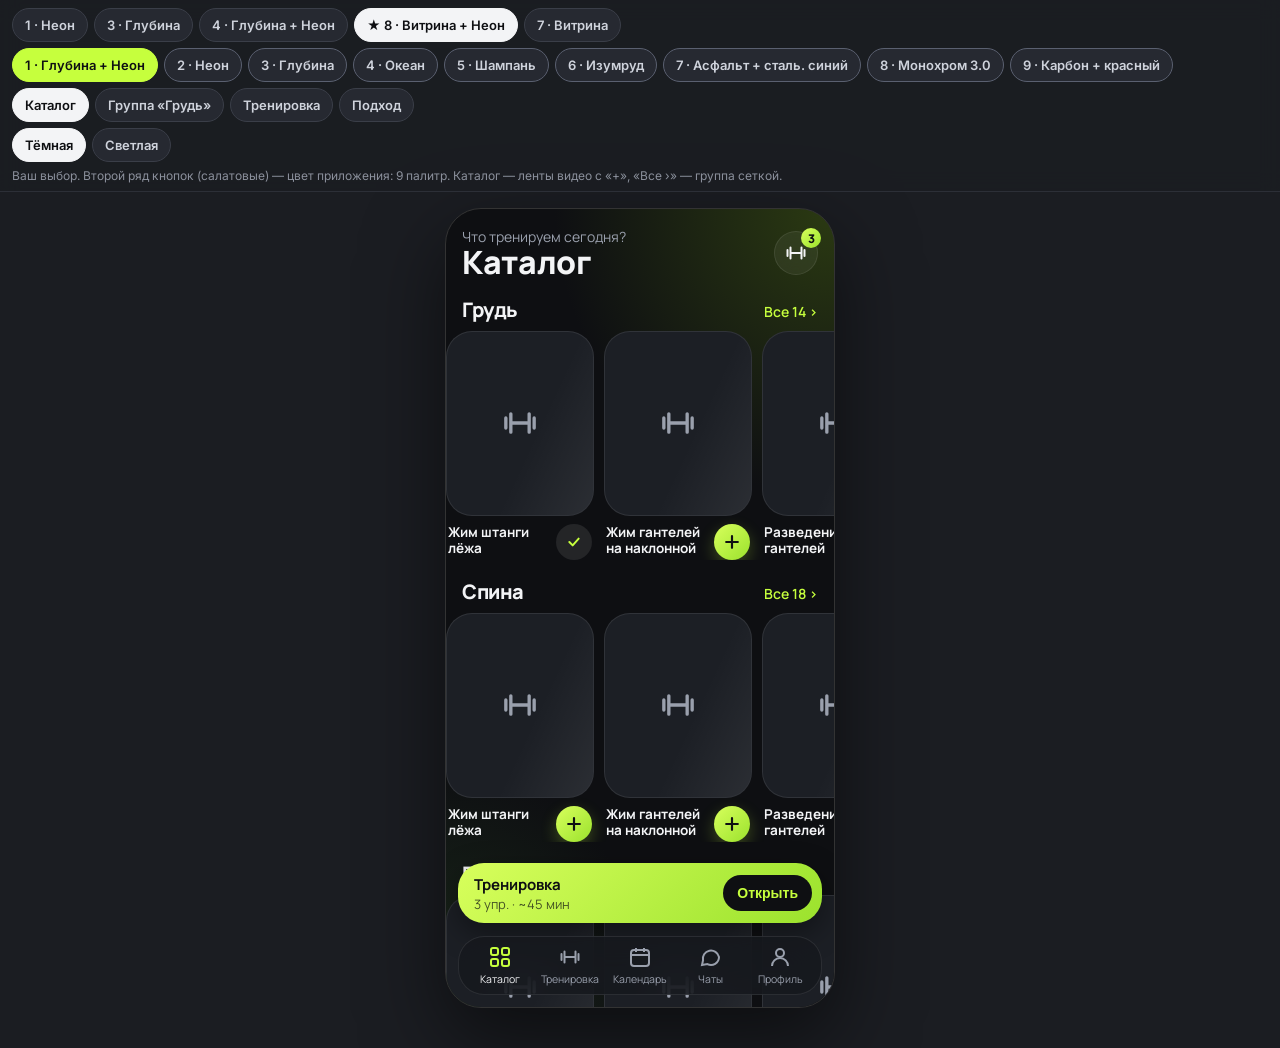
<file: design/index.html>
<!doctype html>
<html lang="ru">
<head>
<meta charset="utf-8">
<meta name="viewport" content="width=device-width, initial-scale=1, viewport-fit=cover">
<title>FitApp — варианты дизайна</title>
<meta name="robots" content="noindex">
<link rel="icon" href="../icons/favicon-32.png">
<link rel="preconnect" href="https://fonts.googleapis.com">
<link rel="preconnect" href="https://fonts.gstatic.com" crossorigin>
<link href="https://fonts.googleapis.com/css2?family=Inter:wght@400;600;800&family=Manrope:wght@400;600;800&display=swap" rel="stylesheet">
<style>
/* ───────── Варианты: токены цветов, шрифты, скругления ───────── */
.v1 { --font: 'Inter', system-ui, sans-serif; --head: 'Inter', system-ui, sans-serif; --head-tt: none; --head-ls: -0.02em; --r: 20px; --r-sm: 14px; --btn-r: 999px; }
.v1.dark  { --bg:#0e0f12; --surface:#181a1f; --surface2:#22252c; --text:#f3f4f6; --muted:#9aa0ad; --border:#2a2d35; --accent:#c6ff3d; --on-accent:#0e0f12; --accent-text:#c6ff3d; --media:#23262d; }
.v1.light { --bg:#f5f6f8; --surface:#ffffff; --surface2:#eef0f3; --text:#0e0f12; --muted:#5d6270; --border:#e3e5ea; --accent:#c6ff3d; --on-accent:#0e0f12; --accent-text:#4f7a00; --media:#e7e9ee; }


.v3 { --font: 'Manrope', system-ui, sans-serif; --head: 'Manrope', system-ui, sans-serif; --head-tt: none; --head-ls: -0.01em; --r: 26px; --r-sm: 18px; --btn-r: 999px; }
.v3.dark  { --bg:#0a0f1e; --surface:rgba(255,255,255,.06); --surface2:rgba(255,255,255,.1); --text:#eef1ff; --muted:#93a0c4; --border:rgba(255,255,255,.1); --accent:linear-gradient(135deg,#7c5cff,#3fa9ff); --accent-solid:#6f7bff; --on-accent:#ffffff; --accent-text:#9db4ff; --media:#151c33; }
.v3.light { --bg:#eef1f8; --surface:rgba(255,255,255,.85); --surface2:#e3e8f4; --text:#111733; --muted:#5d6788; --border:#dde3f0; --accent:linear-gradient(135deg,#7c5cff,#3fa9ff); --accent-solid:#5b62f0; --on-accent:#ffffff; --accent-text:#4b52e0; --media:#dde3f2; }
.v1 { --accent-solid: var(--accent); }
/* Вариант 4 = форма 3-го (стекло, мягкие формы, меню-«таблетка») + цвета 1-го (графит и салатовый). */
.v4.dark  { --bg:#0e0f12; --surface:rgba(255,255,255,.055); --surface2:rgba(255,255,255,.09); --text:#f3f4f6; --muted:#9aa0ad; --border:rgba(255,255,255,.09); --accent:linear-gradient(135deg,#d8ff5c,#9be22d); --accent-solid:#c6ff3d; --on-accent:#0e0f12; --accent-text:#c6ff3d; --media:#1c1f25; --glow:#c6ff3d40; }
.v4.light { --bg:#f5f6f8; --surface:rgba(255,255,255,.88); --surface2:#e9ecf0; --text:#0e0f12; --muted:#5d6270; --border:#e3e5ea; --accent:linear-gradient(135deg,#d8ff5c,#9be22d); --accent-solid:#b5f02a; --on-accent:#0e0f12; --accent-text:#4f7a00; --media:#e4e7ec; --glow:#9be22d55; }

/* ───────── Вторая тройка ───────── */
/* 7 · Витрина: как приложение с фильмами — чёрный, крупные видео, каталог лентами, красно-оранжевый градиент. */
.v7 { --font: 'Inter', system-ui, sans-serif; --head: 'Inter', system-ui, sans-serif; --head-tt: none; --head-ls: -0.03em; --r: 14px; --r-sm: 12px; --btn-r: 999px; }
.v7.dark  { --bg:#000000; --surface:#141414; --surface2:#1f1f1f; --text:#ffffff; --muted:#8e8e93; --border:#262626; --accent:linear-gradient(135deg,#ff375f,#ff9f0a); --accent-solid:#ff375f; --on-accent:#ffffff; --accent-text:#ff5c7a; --media:#1c1c1e; }
.v7.light { --bg:#ffffff; --surface:#f4f4f6; --surface2:#ebebef; --text:#000000; --muted:#6e6e73; --border:#e2e2e6; --accent:linear-gradient(135deg,#ff375f,#ff9f0a); --accent-solid:#ff375f; --on-accent:#ffffff; --accent-text:#e0244a; --media:#e9e9ee; }

/* ───────── Страница с переключателями ───────── */
* { box-sizing: border-box; -webkit-tap-highlight-color: transparent; }
html, body { margin: 0; background: #1b1d22; color: #f3f4f6; font-family: 'Inter', system-ui, sans-serif; }
.panel { position: sticky; top: 0; z-index: 50; background: #1b1d22ee; backdrop-filter: blur(10px); padding: calc(env(safe-area-inset-top) + 8px) 12px 8px; display: flex; flex-direction: column; gap: 6px; border-bottom: 1px solid #2c2f37; }
.row { display: flex; gap: 6px; overflow-x: auto; scrollbar-width: none; }
.row::-webkit-scrollbar { display: none; }
.chip { flex: 0 0 auto; border: 1px solid #3a3e48; background: #262931; color: #cfd3dc; border-radius: 999px; padding: 8px 12px; font: 600 13px 'Inter', sans-serif; cursor: pointer; }
.chip.on { background: #f3f4f6; color: #0e0f12; border-color: #f3f4f6; }
.chip.pal { border-color: #5a6070; }
.chip.pal.on { background: #c6ff3d; color: #0e0f12; border-color: #c6ff3d; }
.hint { font-size: 12px; color: #8b909c; margin: 0; }
.stage { display: flex; justify-content: center; padding: 16px 0 40px; }
@media (max-width: 500px) { .stage { padding: 0; } }

/* ───────── «Телефон» ───────── */
.phone { position: relative; width: 390px; height: 800px; max-width: 100%; overflow: hidden; border-radius: 36px; border: 1px solid #333; background: var(--bg); color: var(--text); font-family: var(--font); box-shadow: 0 30px 80px #0008; }
@media (max-width: 500px) { .phone { width: 100%; height: calc(100dvh - var(--ph, 128px)); border-radius: 0; border: 0; box-shadow: none; } }
.v3.dark.phone { background: radial-gradient(120% 60% at 100% 0%, #2a1f6b 0%, transparent 60%), radial-gradient(90% 50% at 0% 100%, #0d3a66 0%, transparent 60%), #0a0f1e; }
.v3.light.phone { background: radial-gradient(120% 60% at 100% 0%, #e2dcff 0%, transparent 60%), radial-gradient(90% 50% at 0% 100%, #d6ecff 0%, transparent 60%), #eef1f8; }
.v4.dark.phone { background: radial-gradient(120% 60% at 100% 0%, #2b3a12 0%, transparent 60%), radial-gradient(90% 50% at 0% 100%, #1b2a1a 0%, transparent 60%), #0e0f12; }
.v4.light.phone { background: radial-gradient(120% 60% at 100% 0%, #ecffc2 0%, transparent 60%), radial-gradient(90% 50% at 0% 100%, #e3f6d6 0%, transparent 60%), #f5f6f8; }
.scroll { position: absolute; inset: 0; overflow-y: auto; padding: 18px 16px 110px; scrollbar-width: none; }
.scroll::-webkit-scrollbar { display: none; }

h1 { font-family: var(--head); text-transform: var(--head-tt); letter-spacing: var(--head-ls); font-size: 32px; font-weight: 800; margin: 0; line-height: 1.05; }
h2 { font-family: var(--head); text-transform: var(--head-tt); letter-spacing: var(--head-ls); font-size: 19px; font-weight: 800; margin: 0; }
.muted { color: var(--muted); }
.topbar { display: flex; align-items: center; gap: 10px; margin-bottom: 16px; }
.topbar .grow { flex: 1; min-width: 0; }
.iconbtn { position: relative; width: 44px; height: 44px; display: grid; place-items: center; border-radius: var(--btn-r); background: var(--surface); border: 1px solid var(--border); color: var(--text); cursor: pointer; }
.v3 .iconbtn { backdrop-filter: blur(16px); }
.badge { position: absolute; top: -4px; right: -4px; min-width: 20px; height: 20px; padding: 0 5px; border-radius: 999px; background: var(--accent); color: var(--on-accent); font: 800 12px var(--font); display: grid; place-items: center; transition: transform .25s; }
.badge.pop { transform: scale(1.35); }
svg { display: block; }

/* ───────── Каталог: группы ───────── */
.groups { display: grid; grid-template-columns: 1fr 1fr; gap: 10px; }
.group { position: relative; min-height: 112px; padding: 14px; border-radius: var(--r); background: var(--surface); border: 1px solid var(--border); display: flex; flex-direction: column; justify-content: space-between; overflow: hidden; cursor: pointer; }
.group .gname { font-family: var(--head); text-transform: var(--head-tt); font-weight: 800; font-size: 18px; letter-spacing: var(--head-ls); }
.group .gcount { font-size: 13px; color: var(--muted); }
.group .gicon { position: absolute; right: -10px; bottom: -14px; opacity: .14; color: var(--text); }
.v1 .group:first-child { grid-column: span 2; min-height: 140px; background: var(--accent); color: var(--on-accent); border: 0; }
.v1 .group:first-child .gcount { color: var(--on-accent); opacity: .7; }
.v1 .group:first-child .gicon { opacity: .25; color: var(--on-accent); }
.v3 .group { backdrop-filter: blur(18px); min-height: 124px; }
.v3 .group .gdot { width: 42px; height: 42px; border-radius: 14px; background: var(--accent); display: grid; place-items: center; color: #fff; box-shadow: 0 8px 24px #6f7bff55; }
.v3 .group .gicon { display: none; }

/* ───────── Экран группы: карточки упражнений ───────── */
.cards { display: grid; grid-template-columns: 1fr 1fr; gap: 10px; }
.card { position: relative; border-radius: var(--r); background: var(--surface); border: 1px solid var(--border); overflow: hidden; display: flex; flex-direction: column; }
.v3 .card { backdrop-filter: blur(18px); }
.media { position: relative; aspect-ratio: 4 / 5; background: var(--media); overflow: hidden; }
.media .lift { position: absolute; inset: 0; display: grid; place-items: center; color: var(--muted); }
.media .lift svg { animation: lift 1.6s ease-in-out infinite; }
.paused .media .lift svg { animation-play-state: paused; }
@keyframes lift { 0%,100% { transform: translateY(18px); } 50% { transform: translateY(-18px); } }
.media .shine { position: absolute; inset: 0; background: linear-gradient(115deg, transparent 30%, #ffffff10 50%, transparent 70%); background-size: 250% 100%; animation: shine 3s linear infinite; }
.paused .media .shine { animation-play-state: paused; }
@keyframes shine { from { background-position: 150% 0; } to { background-position: -100% 0; } }
.media .tag { position: absolute; left: 8px; bottom: 8px; font-size: 10px; color: var(--muted); background: var(--bg); padding: 2px 6px; border-radius: 6px; opacity: .8; }
.pause { position: absolute; top: 8px; right: 8px; width: 32px; height: 32px; border-radius: 999px; display: grid; place-items: center; background: #0008; color: #fff; border: 0; cursor: pointer; backdrop-filter: blur(6px); }
.cinfo { padding: 10px 10px 12px; display: flex; flex-direction: column; gap: 8px; flex: 1; }
.cname { font-weight: 700; font-size: 14px; line-height: 1.25; }
.cactions { display: flex; align-items: center; gap: 4px; margin-top: auto; }
.mini { width: 32px; height: 32px; display: grid; place-items: center; border-radius: 999px; color: var(--muted); background: transparent; border: 0; cursor: pointer; }
.plus { margin-left: auto; width: 40px; height: 40px; border-radius: var(--btn-r); background: var(--accent); color: var(--on-accent); border: 0; display: grid; place-items: center; cursor: pointer; transition: transform .15s; }
.plus:active { transform: scale(.9); }
.plus.added { background: var(--surface2); color: var(--accent-text); }
.v3 .plus { box-shadow: 0 8px 20px #6f7bff55; }
/* V2: название поверх видео */

.flybox { position: absolute; z-index: 30; width: 16px; height: 16px; border-radius: 999px; background: var(--accent-solid); pointer-events: none; transition: transform .55s cubic-bezier(.5,-0.3,.7,1), opacity .55s; }

/* Плавающая полоска «Тренировка» */
.cartbar { position: absolute; left: 12px; right: 12px; bottom: 84px; z-index: 20; display: flex; align-items: center; gap: 10px; padding: 10px 10px 10px 16px; border-radius: var(--r); background: var(--text); color: var(--bg); box-shadow: 0 10px 30px #0006; }
.v3 .cartbar { background: var(--accent); color: #fff; }
.cartbar b { font-size: 15px; }
.cartbar .go { margin-left: auto; padding: 10px 14px; border-radius: var(--btn-r); background: var(--accent); color: var(--on-accent); font-weight: 800; font-size: 14px; border: 0; }
.v3 .cartbar .go { background: #fff; color: #3d3fb8; }

/* ───────── Корзина / тренировка ───────── */
.list { display: flex; flex-direction: column; gap: 8px; }
.item { display: flex; align-items: center; gap: 10px; padding: 8px; border-radius: var(--r-sm); background: var(--surface); border: 1px solid var(--border); }
.v3 .item { backdrop-filter: blur(18px); }
.thumb { width: 54px; height: 54px; border-radius: calc(var(--r-sm) - 4px); background: var(--media); display: grid; place-items: center; color: var(--muted); flex: 0 0 auto; }
.item .meta { flex: 1; min-width: 0; }
.item .t { font-weight: 700; font-size: 15px; }
.item .s { font-size: 13px; color: var(--muted); }
.drag { color: var(--muted); padding: 4px; cursor: grab; }
.box { padding: 14px; border-radius: var(--r); background: var(--surface); border: 1px solid var(--border); display: flex; flex-direction: column; gap: 10px; }
.v3 .box { backdrop-filter: blur(18px); }
.seg { display: grid; grid-template-columns: repeat(3, 1fr); gap: 4px; padding: 4px; border-radius: calc(var(--r-sm) + 2px); background: var(--surface2); }
.seg span { text-align: center; padding: 9px 4px; border-radius: var(--r-sm); font-size: 13px; font-weight: 600; color: var(--muted); cursor: pointer; }
.seg span.on { background: var(--bg); color: var(--text); box-shadow: 0 1px 3px #0003; }
.v3 .seg span.on { background: var(--accent); color: #fff; }
.btn { display: flex; align-items: center; justify-content: center; gap: 8px; min-height: 54px; border-radius: var(--btn-r); background: var(--accent); color: var(--on-accent); font: 800 17px var(--font); border: 0; width: 100%; cursor: pointer; }
.v3 .btn { box-shadow: 0 12px 30px #6f7bff55; }
.btn.ghost { background: var(--surface); color: var(--text); border: 1px solid var(--border); font-size: 15px; min-height: 48px; }
.two { display: grid; grid-template-columns: 1fr 1fr; gap: 8px; }

/* ───────── Выполнение ───────── */
.ex-hero { position: relative; border-radius: var(--r); overflow: hidden; background: var(--media); aspect-ratio: 16 / 10; }
.ex-hero .lift { position: absolute; inset: 0; display: grid; place-items: center; color: var(--muted); }
.ex-hero .lift svg { animation: lift 1.6s ease-in-out infinite; }
.progress { display: flex; gap: 4px; }
.progress i { flex: 1; height: 4px; border-radius: 4px; background: var(--surface2); }
.progress i.on { background: var(--accent); }
.sets { display: flex; flex-direction: column; gap: 6px; }
.set { display: grid; grid-template-columns: 28px 1fr 1fr 52px; align-items: center; gap: 8px; padding: 6px 6px 6px 10px; border-radius: var(--r-sm); background: var(--surface); border: 1px solid var(--border); }
.set .n { font-weight: 800; color: var(--muted); }
.set .val { text-align: center; padding: 10px 4px; border-radius: calc(var(--r-sm) - 4px); background: var(--surface2); font-weight: 800; font-size: 17px; }
.set .val small { display: block; font-size: 10px; font-weight: 600; color: var(--muted); }
.check { width: 44px; height: 44px; border-radius: var(--btn-r); border: 2px solid var(--border); display: grid; place-items: center; color: transparent; cursor: pointer; background: transparent; }
.set.done { opacity: .75; }
.set.done .check { background: var(--accent); border-color: transparent; color: var(--on-accent); }
.rest { display: flex; align-items: center; gap: 14px; padding: 14px; border-radius: var(--r); background: var(--text); color: var(--bg); }
.v3 .rest { background: var(--accent); color: #fff; }
.ring { position: relative; width: 64px; height: 64px; flex: 0 0 auto; }
.ring b { position: absolute; inset: 0; display: grid; place-items: center; font-size: 16px; }

/* ───────── Нижнее меню ───────── */
.tabbar { position: absolute; left: 0; right: 0; bottom: 0; z-index: 25; display: grid; grid-template-columns: repeat(5, 1fr); padding: 8px 6px 18px; background: var(--bg); border-top: 1px solid var(--border); }
.v3 .tabbar { left: 12px; right: 12px; bottom: 12px; border-radius: 26px; border: 1px solid var(--border); background: var(--surface); backdrop-filter: blur(20px); padding: 8px 6px; }
.v3.dark .tabbar { background: #141a30cc; }
.tab { display: flex; flex-direction: column; align-items: center; gap: 3px; font-size: 10.5px; color: var(--muted); cursor: pointer; position: relative; }
.tab.on { color: var(--text); }
.v1 .tab.on svg { color: var(--accent-text); }
.v3 .tab.on svg { color: var(--accent-text); }

/* ───────── Окно ⓘ ───────── */
.sheet-bg { position: absolute; inset: 0; z-index: 40; background: #0006; backdrop-filter: blur(4px); display: none; align-items: flex-end; }
.sheet-bg.open { display: flex; }
.sheet { width: 100%; max-height: 75%; overflow-y: auto; background: var(--bg); border-radius: var(--r) var(--r) 0 0; padding: 10px 18px 28px; border-top: 1px solid var(--border); }
.v3 .sheet { background: var(--surface2); backdrop-filter: blur(30px); }
.v3.dark .sheet { background: #161d36f2; }
.grab { width: 40px; height: 5px; border-radius: 9px; background: var(--border); margin: 0 auto 12px; }
.sheet h3 { font-family: var(--head); text-transform: var(--head-tt); margin: 12px 0 6px; font-size: 13px; letter-spacing: .06em; color: var(--accent-text); text-transform: uppercase; }
.sheet ul { margin: 0; padding-left: 18px; line-height: 1.5; font-size: 15px; }
.chips { display: flex; flex-wrap: wrap; gap: 6px; }
.chips span { padding: 5px 10px; border-radius: 999px; background: var(--surface2); font-size: 13px; }
.note { margin-top: 14px; font-size: 13px; color: var(--muted); line-height: 1.45; }
.v4 .group .gdot { color: var(--on-accent); box-shadow: 0 8px 24px var(--glow); }
.v4 .plus, .v4 .btn { box-shadow: 0 10px 26px var(--glow); }
.v4 .seg span.on { color: var(--on-accent); }
.v4 .cartbar, .v4 .rest { color: var(--on-accent); }
.v4 .cartbar .go { background: #0e0f12; color: #c6ff3d; }
.v4.dark .tabbar { background: #16181dcc; }
.v4.dark .sheet { background: #181a1ff2; }
/* 7 · Витрина */
.v7 h1 { font-size: 34px; font-weight: 800; }
.shelf { margin: 0 -16px 18px; }
.shelf-h { display: flex; align-items: baseline; justify-content: space-between; padding: 0 16px 8px; }
.shelf-h b { font-size: 20px; font-weight: 800; letter-spacing: -0.02em; }
.shelf-h span { font-size: 14px; color: var(--accent-text); font-weight: 600; cursor: pointer; }
.shelf-row { display: flex; gap: 10px; overflow-x: auto; padding: 0 16px; scrollbar-width: none; scroll-snap-type: x mandatory; }
.shelf-row::-webkit-scrollbar { display: none; }
.tile { flex: 0 0 132px; scroll-snap-align: start; position: relative; border-radius: var(--r); overflow: hidden; }
.tile .media { aspect-ratio: 3 / 4; border-radius: var(--r); }
.tile .media .tag { display: none; }
.tile .t { position: absolute; left: 10px; right: 10px; bottom: 10px; color: #fff; font-weight: 700; font-size: 13px; line-height: 1.2; z-index: 2; }
.tile .media::after { content: ''; position: absolute; inset: 45% 0 0; background: linear-gradient(transparent, #000b); }
.hero { position: relative; margin: 0 -16px 14px; aspect-ratio: 4 / 3; background: var(--media); overflow: hidden; }
.hero .lift { position: absolute; inset: 0; display: grid; place-items: center; color: var(--muted); }
.hero .lift svg { animation: lift 1.6s ease-in-out infinite; }
.hero::after { content: ''; position: absolute; inset: 40% 0 0; background: linear-gradient(transparent, var(--bg)); }
.hero .cap { position: absolute; left: 16px; right: 16px; bottom: 12px; z-index: 2; }
.hero .cap small { color: var(--accent-text); font-weight: 700; font-size: 12px; letter-spacing: .08em; text-transform: uppercase; }
.hero .cap div { font-size: 26px; font-weight: 800; letter-spacing: -0.03em; }
.hero .cap .row2 { display: flex; gap: 8px; margin-top: 10px; }
.pill { display: inline-flex; align-items: center; gap: 6px; height: 40px; padding: 0 16px; border-radius: 999px; background: var(--accent); color: #fff; font-weight: 700; font-size: 14px; border: 0; cursor: pointer; }
.pill.ghost { background: var(--surface2); color: var(--text); }
.v7 .item { border: 0; background: transparent; padding: 6px 0; border-bottom: 1px solid var(--border); border-radius: 0; }
.v7 .item .thumb { width: 64px; height: 80px; }
.v7 .plus { width: 38px; height: 38px; }
.v7 .tabbar { background: #000000e6; backdrop-filter: blur(20px); }
.v7.light .tabbar { background: #ffffffe6; }
.v7 .tab.on svg, .v7 .tab.on { color: var(--accent-text); }
.v7 .cartbar { background: var(--accent); color: #fff; border-radius: 18px; }
.v7 .cartbar .go { background: #fff; color: #e0244a; }
.v7 .rest { background: var(--accent); color: #fff; }
.v7 .seg span.on { background: var(--accent); color: #fff; }
.v7 .gicon { display: none; }
/* 8 · Витрина + Неон: ленты видео в каталоге, «+» прямо на плитке */
.v8 .shelf-h b { font-family: 'Manrope', sans-serif; font-weight: 800; font-size: 20px; }
.v8 .shelf-h span { color: var(--accent-text); }
.v8 .tile { flex-basis: 148px; overflow: visible; }
.v8 .tile .media { aspect-ratio: 4 / 5; border: 1px solid var(--border); }
.v8 .tile .media::after { display: none; }
.trow { display: flex; align-items: flex-start; gap: 6px; padding: 8px 2px 0; }
.tname { flex: 1; min-width: 0; font-weight: 700; font-size: 13.5px; line-height: 1.25; }
/* Экран группы в 8-м: квадратное видео, плашка в одну строку (название + «+»), ⓘ и история — на видео (выбор владельца А2). */
.v8 .cards .media { aspect-ratio: 1 / 1; }
.v8 .cards .media .tag { display: none; }
.v8 .cards .cinfo { flex-direction: row; align-items: center; padding: 8px 8px 8px 10px; gap: 6px; }
.v8 .cards .cname { flex: 1; font-size: 13px; display: -webkit-box; -webkit-line-clamp: 2; -webkit-box-orient: vertical; overflow: hidden; }
.v8 .cards .cactions { margin-top: 0; }
.v8 .cards .cactions .mini { position: absolute; top: 8px; width: 30px; height: 30px; background: #0008; color: #fff; backdrop-filter: blur(6px); }
.v8 .cards .cactions .mini:nth-child(1) { left: 8px; }
.v8 .cards .cactions .mini:nth-child(2) { left: 44px; }
.v8 .cards .plus { width: 36px; height: 36px; }
.tplus { flex: 0 0 auto; width: 36px; height: 36px; border-radius: 999px; border: 0; display: grid; place-items: center; background: var(--accent); color: var(--on-accent); box-shadow: 0 6px 16px var(--glow, #0005); cursor: pointer; transition: transform .15s; }
.tplus:active { transform: scale(.88); }
.tplus.added { background: var(--surface2); color: var(--accent-text); box-shadow: none; }
</style>
</head>
<body>
<div class="panel" id="panel">
  <div class="row" id="variants"></div>
  <div class="row" id="palettes"></div>
  <div class="row" id="screens"></div>
  <div class="row" id="themes"></div>
  <p class="hint" id="hint"></p>
</div>
<div class="stage"><div class="phone" id="phone"></div></div>

<script>
// Макет для выбора стиля (ТЗ п. 20): 3 варианта × 4 экрана × 2 темы. Видео — анимированные заглушки.
const VARIANTS = [
  { id: 'v1', name: '1 · Неон', hint: 'Тёмный графит + салатовый акцент. Крупные скруглённые карточки, «Грудь» выделена. Продолжение текущего стиля.' },
  { id: 'v3', name: '3 · Глубина', hint: 'Тёмно-синий с фиолетово-голубым градиентом, «матовое стекло», мягкие формы, меню-«таблетка». Современный премиум (как Gymverse).' },
  { id: 'v4', name: '4 · Глубина + Неон', hint: 'Форма 3-го варианта (матовое стекло, мягкие формы, меню-«таблетка») в цветах 1-го — графит и салатовый.' },
  { id: 'v8', name: '★ 8 · Витрина + Неон', hint: 'Ваш выбор. Второй ряд кнопок (салатовые) — цвет приложения: 9 палитр. Каталог — ленты видео с «+», «Все ›» — группа сеткой.' },
  { id: 'v7', name: '7 · Витрина', hint: 'Как приложение с фильмами: чёрный фон, каталог — ленты видео по группам (листаются вбок), у группы — большое видео сверху и список. Красно-оранжевый градиент.' },
]
const SCREENS = [['catalog', 'Каталог'], ['group', 'Группа «Грудь»'], ['workout', 'Тренировка'], ['set', 'Подход']]
const THEMES = [['dark', 'Тёмная'], ['light', 'Светлая']]
// Палитры для 8-го варианта — из palettes.mjs (их же возьмём в приложение).
let PALETTES = []
import('./palettes.mjs').then((m) => {
  const st = document.createElement('style'); st.textContent = m.CSS; document.head.appendChild(st)
  PALETTES = m.ORDER; render()
}).catch(() => {})
const state = { v: 'v8', pal: null, s: 'catalog', t: 'dark', cart: 3, added: new Set([0, 3]), paused: new Set(), done: 2, rest: 'fixed' }
try { Object.assign(state, JSON.parse(localStorage.getItem('fitapp-design5') || '{}'), { added: new Set([0, 3]), paused: new Set() }) } catch {}

const I = {
  dumbbell: (s = 24) => `<svg width="${s}" height="${s}" viewBox="0 0 24 24" fill="none" stroke="currentColor" stroke-width="2" stroke-linecap="round"><path d="M6.5 6.5v11M17.5 6.5v11M3.5 9v6M20.5 9v6M6.5 12h11"/></svg>`,
  catalog: `<svg width="24" height="24" viewBox="0 0 24 24" fill="none" stroke="currentColor" stroke-width="2"><rect x="3" y="3" width="7" height="7" rx="2"/><rect x="14" y="3" width="7" height="7" rx="2"/><rect x="3" y="14" width="7" height="7" rx="2"/><rect x="14" y="14" width="7" height="7" rx="2"/></svg>`,
  workout: `<svg width="24" height="24" viewBox="0 0 24 24" fill="none" stroke="currentColor" stroke-width="2" stroke-linecap="round"><path d="M6.5 6.5v11M17.5 6.5v11M3.5 9v6M20.5 9v6M6.5 12h11"/></svg>`,
  calendar: `<svg width="24" height="24" viewBox="0 0 24 24" fill="none" stroke="currentColor" stroke-width="2"><rect x="3" y="5" width="18" height="16" rx="3"/><path d="M3 10h18M8 3v4M16 3v4"/></svg>`,
  chat: `<svg width="24" height="24" viewBox="0 0 24 24" fill="none" stroke="currentColor" stroke-width="2"><path d="M21 12a8 8 0 0 1-11.6 7.1L4 20l1-4.6A8 8 0 1 1 21 12z"/></svg>`,
  profile: `<svg width="24" height="24" viewBox="0 0 24 24" fill="none" stroke="currentColor" stroke-width="2"><circle cx="12" cy="8" r="4"/><path d="M4 21a8 8 0 0 1 16 0"/></svg>`,
  info: `<svg width="18" height="18" viewBox="0 0 24 24" fill="none" stroke="currentColor" stroke-width="2"><circle cx="12" cy="12" r="9"/><path d="M12 11v5M12 8h.01"/></svg>`,
  clock: `<svg width="18" height="18" viewBox="0 0 24 24" fill="none" stroke="currentColor" stroke-width="2"><circle cx="12" cy="12" r="9"/><path d="M12 7v5l3 2"/></svg>`,
  pause: `<svg width="14" height="14" viewBox="0 0 24 24" fill="currentColor"><rect x="6" y="5" width="4" height="14" rx="1"/><rect x="14" y="5" width="4" height="14" rx="1"/></svg>`,
  play: `<svg width="14" height="14" viewBox="0 0 24 24" fill="currentColor"><path d="M7 5l12 7-12 7z"/></svg>`,
  plus: `<svg width="20" height="20" viewBox="0 0 24 24" fill="none" stroke="currentColor" stroke-width="2.6" stroke-linecap="round"><path d="M12 5v14M5 12h14"/></svg>`,
  check: (s = 20) => `<svg width="${s}" height="${s}" viewBox="0 0 24 24" fill="none" stroke="currentColor" stroke-width="3" stroke-linecap="round" stroke-linejoin="round"><path d="M5 12l5 5 9-10"/></svg>`,
  gear: `<svg width="20" height="20" viewBox="0 0 24 24" fill="none" stroke="currentColor" stroke-width="2"><circle cx="12" cy="12" r="3"/><path d="M19.4 15a1.7 1.7 0 0 0 .3 1.8l.1.1a2 2 0 1 1-2.8 2.8l-.1-.1a1.7 1.7 0 0 0-1.8-.3 1.7 1.7 0 0 0-1 1.5V21a2 2 0 1 1-4 0v-.1a1.7 1.7 0 0 0-1.1-1.5 1.7 1.7 0 0 0-1.8.3l-.1.1a2 2 0 1 1-2.8-2.8l.1-.1a1.7 1.7 0 0 0 .3-1.8 1.7 1.7 0 0 0-1.5-1H3a2 2 0 1 1 0-4h.1a1.7 1.7 0 0 0 1.5-1.1 1.7 1.7 0 0 0-.3-1.8l-.1-.1a2 2 0 1 1 2.8-2.8l.1.1a1.7 1.7 0 0 0 1.8.3H9a1.7 1.7 0 0 0 1-1.5V3a2 2 0 1 1 4 0v.1a1.7 1.7 0 0 0 1 1.5 1.7 1.7 0 0 0 1.8-.3l.1-.1a2 2 0 1 1 2.8 2.8l-.1.1a1.7 1.7 0 0 0-.3 1.8V9a1.7 1.7 0 0 0 1.5 1H21a2 2 0 1 1 0 4h-.1a1.7 1.7 0 0 0-1.5 1z"/></svg>`,
  drag: `<svg width="20" height="20" viewBox="0 0 24 24" fill="currentColor"><circle cx="9" cy="6" r="1.6"/><circle cx="15" cy="6" r="1.6"/><circle cx="9" cy="12" r="1.6"/><circle cx="15" cy="12" r="1.6"/><circle cx="9" cy="18" r="1.6"/><circle cx="15" cy="18" r="1.6"/></svg>`,
  back: `<svg width="22" height="22" viewBox="0 0 24 24" fill="none" stroke="currentColor" stroke-width="2.4" stroke-linecap="round"><path d="M15 18l-6-6 6-6"/></svg>`,
  chevron: `<svg width="18" height="18" viewBox="0 0 24 24" fill="none" stroke="currentColor" stroke-width="2.4" stroke-linecap="round"><path d="M9 18l6-6-6-6"/></svg>`,
}

const GROUPS = [['Грудь', 14], ['Спина', 18], ['Плечи', 12], ['Руки', 16], ['Предплечья', 6], ['Шея', 4], ['Пресс', 11], ['Ноги', 22], ['Икры', 5], ['Резина', 9], ['ЛФК', 7], ['Кардио', 8]]
const EXERCISES = ['Жим штанги лёжа', 'Жим гантелей на наклонной', 'Разведение гантелей', 'Отжимания на брусьях', 'Кроссовер в блоке', 'Жим в тренажёре']

if (!VARIANTS.some((v) => v.id === state.v)) state.v = 'v8'
const el = (id) => document.getElementById(id)
const save = () => { try { localStorage.setItem('fitapp-design5', JSON.stringify({ v: state.v, s: state.s, t: state.t, pal: state.pal })) } catch {} }

function controls() {
  el('variants').innerHTML = VARIANTS.map((v) => `<button class="chip ${state.v === v.id ? 'on' : ''}" data-v="${v.id}">${v.name}</button>`).join('')
  el('screens').innerHTML = SCREENS.map(([id, n]) => `<button class="chip ${state.s === id ? 'on' : ''}" data-s="${id}">${n}</button>`).join('')
  el('themes').innerHTML = THEMES.map(([id, n]) => `<button class="chip ${state.t === id ? 'on' : ''}" data-t="${id}">${n}</button>`).join('')
  el('palettes').innerHTML = state.v === 'v8' && PALETTES.length
    ? PALETTES.map(([id, n], i) => `<button class="chip pal ${state.pal === id ? 'on' : ''}" data-p="${id ?? ''}">${i + 1} · ${n}</button>`).join('')
    : ''
  el('hint').textContent = VARIANTS.find((v) => v.id === state.v).hint
}

const cartBtn = () => `<button class="iconbtn" data-s="workout" aria-label="Тренировка">${I.workout}<span class="badge" id="badge">${state.cart}</span></button>`
const tabbar = (on) => `<nav class="tabbar">${[['catalog', 'Каталог', I.catalog], ['workout', 'Тренировка', I.workout], ['cal', 'Календарь', I.calendar], ['chat', 'Чаты', I.chat], ['prof', 'Профиль', I.profile]]
  .map(([id, n, ic]) => `<div class="tab ${id === on ? 'on' : ''}" ${['catalog', 'workout'].includes(id) ? `data-s="${id}"` : ''}>${ic}<span>${n}</span></div>`).join('')}</nav>`

function catalog() {
  if (state.v === 'v8') return `<div class="scroll">
    <div class="topbar"><div class="grow"><div class="muted" style="font-size:14px">Что тренируем сегодня?</div><h1>Каталог</h1></div>${cartBtn()}</div>
    ${GROUPS.map(([n, c], gi) => `<div class="shelf"><div class="shelf-h"><b>${n}</b><span data-s="group">Все ${c} ›</span></div>
      <div class="shelf-row">${EXERCISES.map((e, i) => { const k = gi * 10 + i; return `<div class="tile" data-s="group"><div class="media"><div class="shine"></div><div class="lift">${I.dumbbell(40)}</div></div>
        <div class="trow"><div class="tname">${e}</div><button class="tplus ${state.added.has(k) ? 'added' : ''}" data-add="${k}" aria-label="Добавить в тренировку">${state.added.has(k) ? I.check(16) : I.plus}</button></div></div>` }).join('')}</div></div>`).join('')}
    <div style="height:70px"></div>
  </div>
  <div class="cartbar"><div><b>Тренировка</b><div style="font-size:13px;opacity:.7"><span id="cartcount">${state.cart}</span> упр. · ~45 мин</div></div><button class="go" data-s="workout">Открыть</button></div>
  ${tabbar('catalog')}`
  if (state.v === 'v7') return `<div class="scroll">
    <div class="topbar"><div class="grow"><h1>Каталог</h1></div>${cartBtn()}</div>
    ${GROUPS.slice(0, 6).map(([n, c]) => `<div class="shelf"><div class="shelf-h"><b>${n}</b><span data-s="group">Все ${c} ›</span></div>
      <div class="shelf-row">${EXERCISES.map((e) => `<div class="tile" data-s="group"><div class="media"><div class="shine"></div><div class="lift">${I.dumbbell(40)}</div></div><div class="t">${e}</div></div>`).join('')}</div></div>`).join('')}
  </div>${tabbar('catalog')}`
  return `<div class="scroll">
    <div class="topbar"><div class="grow"><div class="muted" style="font-size:14px">Что тренируем сегодня?</div><h1>Каталог</h1></div>${cartBtn()}</div>
    <div class="groups">${GROUPS.map(([n, c], gi) => `<div class="group" data-s="group">
      ${['v3', 'v4'].includes(state.v) ? `<div class="gdot">${I.dumbbell(22)}</div>` : ''}
      <div><div class="gname">${n}</div><div class="gcount">${c} упражнений</div></div>
      <div class="gicon">${I.dumbbell(state.v === 'v1' ? 90 : 70)}</div></div>`).join('')}</div>
  </div>${tabbar('catalog')}`
}

function group() {
  const tail = `<div class="cartbar"><div><b>Тренировка</b><div style="font-size:13px;opacity:.7"><span id="cartcount">${state.cart}</span> упр. · ~45 мин</div></div><button class="go" data-s="workout">Открыть</button></div>
  ${tabbar('catalog')}${sheet()}`
  const plus = (i) => `<button class="plus ${state.added.has(i) ? 'added' : ''}" data-add="${i}" aria-label="Добавить">${state.added.has(i) ? I.check(18) : I.plus}</button>`
  if (state.v === 'v7') return `<div class="scroll" style="padding-top:0">
    <div class="hero ${state.paused.has(0) ? 'paused' : ''}"><div class="lift">${I.dumbbell(80)}</div>
      <div class="cap"><small>Грудь · 14 упражнений</small><div>Жим штанги лёжа</div>
        <div class="row2"><button class="pill" data-add="0">${state.added.has(0) ? I.check(16) + ' В тренировке' : I.plus + ' В тренировку'}</button><button class="pill ghost" data-info="0">${I.info} Техника</button></div></div></div>
    <div class="list">${EXERCISES.slice(1).map((n, j) => { const i = j + 1; return `<div class="item"><div class="thumb">${I.dumbbell(22)}</div>
      <div class="meta"><div class="t">${n}</div><div class="s">Грудь · штанга / гантели</div></div><button class="mini" data-info="${i}" aria-label="Техника">${I.info}</button>${plus(i)}</div>` }).join('')}</div>
    <button class="iconbtn" data-s="catalog" aria-label="Назад" style="position:absolute;top:14px;left:14px;z-index:5">${I.back}</button>
    <div style="position:absolute;top:14px;right:14px;z-index:5">${cartBtn()}</div>
  </div>${tail}`
  return `<div class="scroll">
    <div class="topbar"><button class="iconbtn" data-s="catalog" aria-label="Назад">${I.back}</button><div class="grow"><h1 style="font-size:28px">Грудь</h1><div class="muted" style="font-size:13px">14 упражнений</div></div>${cartBtn()}</div>
    <div class="cards">${EXERCISES.map((n, i) => `<div class="card ${state.paused.has(i) ? 'paused' : ''}">
      <div class="media"><div class="shine"></div><div class="lift">${I.dumbbell(54)}</div><span class="tag">видео</span>
        <button class="pause" data-pause="${i}" aria-label="Пауза">${state.paused.has(i) ? I.play : I.pause}</button></div>
      <div class="cinfo"><div class="cname">${n}</div>
        <div class="cactions"><button class="mini" data-info="${i}" aria-label="Техника">${I.info}</button><button class="mini" aria-label="История">${I.clock}</button>
        <button class="plus ${state.added.has(i) ? 'added' : ''}" data-add="${i}" aria-label="Добавить">${state.added.has(i) ? I.check(18) : I.plus}</button></div></div>
    </div>`).join('')}</div>
  </div>
  <div class="cartbar"><div><b>Тренировка</b><div style="font-size:13px;opacity:.7"><span id="cartcount">${state.cart}</span> упр. · ~45 мин</div></div><button class="go" data-s="workout">Открыть</button></div>
  ${tabbar('catalog')}${sheet()}`
}

function sheet() {
  return `<div class="sheet-bg" id="sheet"><div class="sheet"><div class="grab"></div>
    <h2>Жим штанги лёжа</h2>
    <h3>Техника</h3><ul><li>Лопатки сведены и прижаты к скамье</li><li>Гриф опускается на низ груди, локти ~45°</li><li>Выжимайте по дуге к плечам, без отбива от груди</li></ul>
    <h3>Работают</h3><div class="chips"><span>Грудные</span><span>Трицепс</span><span>Передняя дельта</span></div>
    <h3>Частые ошибки</h3><ul><li>Отрыв таза от скамьи</li><li>Локти разведены в стороны на 90°</li></ul>
    <p class="note">Окно открывается кнопкой ⓘ на карточке и закрывается касанием снаружи.</p></div></div>`
}

function workout() {
  const items = [['Жим штанги лёжа', '4 × 8 · 80 кг · отдых 2:00'], ['Отжимания на брусьях', '3 × 12 · свой вес'], ['Тяга верхнего блока', '4 × 10 · 55 кг'], ['Скручивания', '3 × 20 · время по желанию']]
  return `<div class="scroll">
    <div class="topbar"><div class="grow"><div class="muted" style="font-size:14px">Перетащите, чтобы поменять порядок</div><h1>Тренировка</h1></div></div>
    <div class="list">${items.map(([t, s]) => `<div class="item"><span class="drag">${I.drag}</span><div class="thumb">${I.dumbbell(22)}</div>
      <div class="meta"><div class="t">${t}</div><div class="s">${s}</div></div><button class="mini" aria-label="Настройки">${I.gear}</button></div>`).join('')}</div>
    <div style="height:14px"></div>
    <div class="box"><h2>Отдых между подходами</h2>
      <div class="seg">${[['fixed', 'Таймер 2:00'], ['watch', 'Секундомер'], ['none', 'Без таймера']].map(([id, n]) => `<span class="${state.rest === id ? 'on' : ''}" data-rest="${id}">${n}</span>`).join('')}</div>
      <div class="muted" style="font-size:13px">Сигнал об окончании отдыха: звук и уведомление</div></div>
    <div style="height:14px"></div>
    <button class="btn" data-s="set">Начать тренировку</button>
    <div style="height:8px"></div>
    <div class="two"><button class="btn ghost">В избранное</button><button class="btn ghost">Запланировать</button></div>
  </div>${tabbar('workout')}`
}

function setScreen() {
  const rows = [[80, 8], [80, 8], [80, 7], [80, 6]]
  return `<div class="scroll">
    <div class="topbar"><button class="iconbtn" data-s="workout" aria-label="Назад">${I.back}</button><div class="grow"><div class="muted" style="font-size:13px">Упражнение 1 из 4 · 12:40</div><h2 style="font-size:22px">Жим штанги лёжа</h2></div><button class="iconbtn" data-info="0" aria-label="Техника">${I.info}</button></div>
    <div class="ex-hero"><div class="lift">${I.dumbbell(70)}</div></div>
    <div style="height:12px"></div>
    <div class="progress">${[0, 1, 2, 3].map((i) => `<i class="${i === 0 ? 'on' : ''}"></i>`).join('')}</div>
    <div style="height:12px"></div>
    <div class="sets">${rows.map(([w, r], i) => `<div class="set ${i < state.done ? 'done' : ''}"><span class="n">${i + 1}</span>
      <div class="val">${w}<small>кг</small></div><div class="val">${r}<small>повт.</small></div>
      <button class="check" data-done="${i}" aria-label="Подход выполнен">${I.check(22)}</button></div>`).join('')}</div>
    <div style="height:12px"></div>
    <div class="rest"><div class="ring"><svg width="64" height="64" viewBox="0 0 64 64"><circle cx="32" cy="32" r="28" fill="none" stroke="currentColor" stroke-opacity=".2" stroke-width="6"/><circle cx="32" cy="32" r="28" fill="none" stroke="currentColor" stroke-width="6" stroke-linecap="round" stroke-dasharray="176" stroke-dashoffset="62" transform="rotate(-90 32 32)"/></svg><b>1:18</b></div>
      <div><b style="font-size:17px">Отдых</b><div style="font-size:13px;opacity:.7">Следующий подход: 80 кг × 7</div></div></div>
    <p class="note">Прошлый раз: 75 кг × 8, 8, 7 · Среднее за 3 тренировки: 77 кг</p>
  </div>${tabbar('workout')}${sheet()}`
}

function render() {
  controls()
  const ph = el('phone')
  ph.className = `phone ${{ v4: 'v3 v4', v8: 'v3 v4 v8' }[state.v] ?? state.v} ${state.t}${state.v === 'v8' && state.pal ? ' p-' + state.pal : ''}`
  document.documentElement.style.setProperty('--ph', el('panel').offsetHeight + 'px')
  ph.innerHTML = { catalog, group, workout, set: setScreen }[state.s]()
  ph.scrollTop = 0
  save()
}

document.addEventListener('click', (e) => {
  const t = e.target.closest('[data-v],[data-p],[data-s],[data-t],[data-add],[data-pause],[data-info],[data-done],[data-rest],.sheet-bg')
  if (!t) return
  if (t.classList.contains('sheet-bg')) { if (e.target === t) t.classList.remove('open'); return }
  if (t.dataset.v) { state.v = t.dataset.v; return render() }
  if (t.dataset.p !== undefined) { state.pal = t.dataset.p || null; return render() }
  if (t.dataset.t) { state.t = t.dataset.t; return render() }
  if (t.dataset.s) { state.s = t.dataset.s; return render() }
  if (t.dataset.rest) { state.rest = t.dataset.rest; return render() }
  if (t.dataset.done) { const i = +t.dataset.done; state.done = i < state.done ? i : i + 1; return render() }
  if (t.dataset.pause) { const i = +t.dataset.pause; state.paused.has(i) ? state.paused.delete(i) : state.paused.add(i); return render() }
  if (t.dataset.info) { el('sheet')?.classList.add('open'); return }
  if (t.dataset.add) {
    const i = +t.dataset.add
    if (state.added.has(i)) { state.added.delete(i); state.cart--; return render() }
    // Анимация «улетает в корзину»
    const ph = el('phone').getBoundingClientRect(), from = t.getBoundingClientRect(), to = el('badge').getBoundingClientRect()
    const dot = document.createElement('div'); dot.className = 'flybox'
    dot.style.left = from.left - ph.left + from.width / 2 - 8 + 'px'; dot.style.top = from.top - ph.top + from.height / 2 - 8 + 'px'
    el('phone').appendChild(dot)
    requestAnimationFrame(() => { dot.style.transform = `translate(${to.left - from.left}px, ${to.top - from.top}px) scale(.6)`; dot.style.opacity = '.4' })
    state.added.add(i); state.cart++
    const rich = state.v === 'v7'
    if (!rich) { t.classList.add('added'); t.innerHTML = I.check(18) }
    setTimeout(() => { dot.remove(); if (rich) return render(); const b = el('badge'); b.textContent = state.cart; b.classList.add('pop'); const cc = el('cartcount'); if (cc) cc.textContent = state.cart; setTimeout(() => b.classList.remove('pop'), 250) }, 560)
  }
})
render()
</script>
</body>
</html>
</file>
